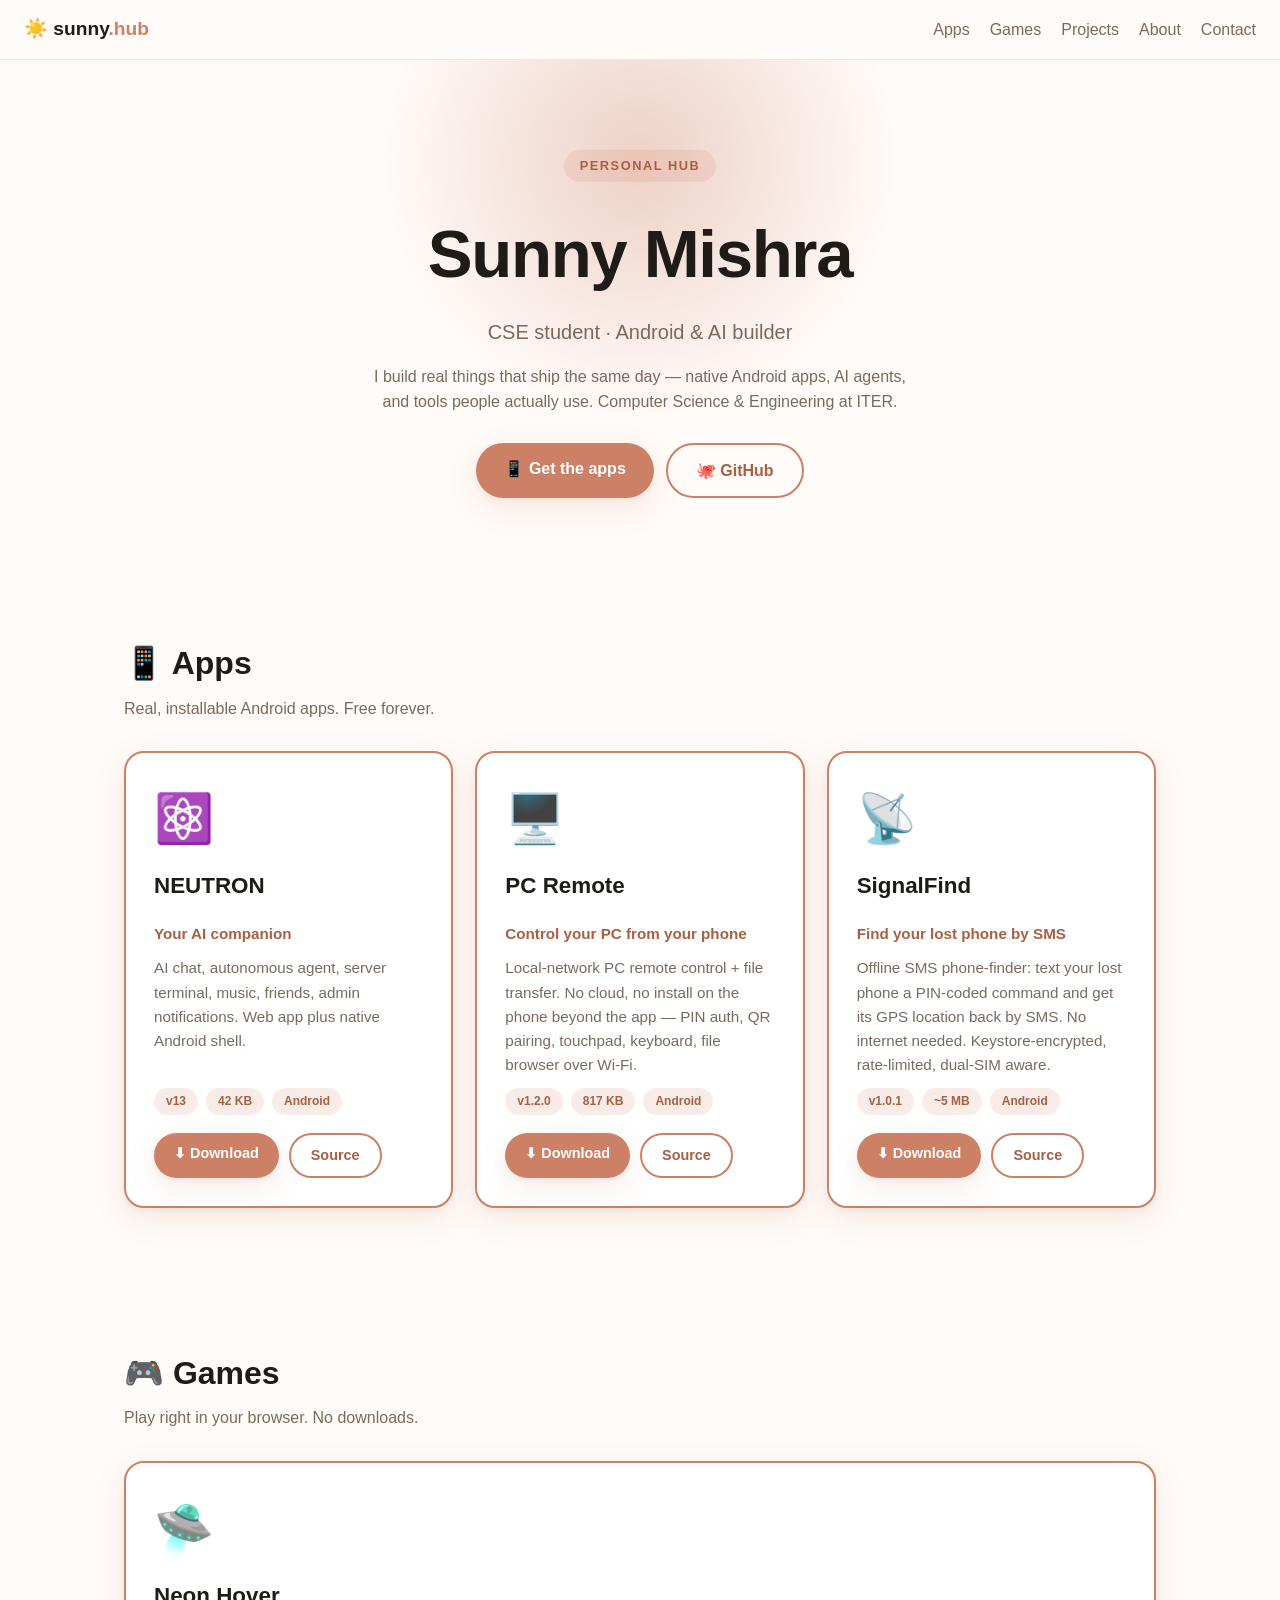
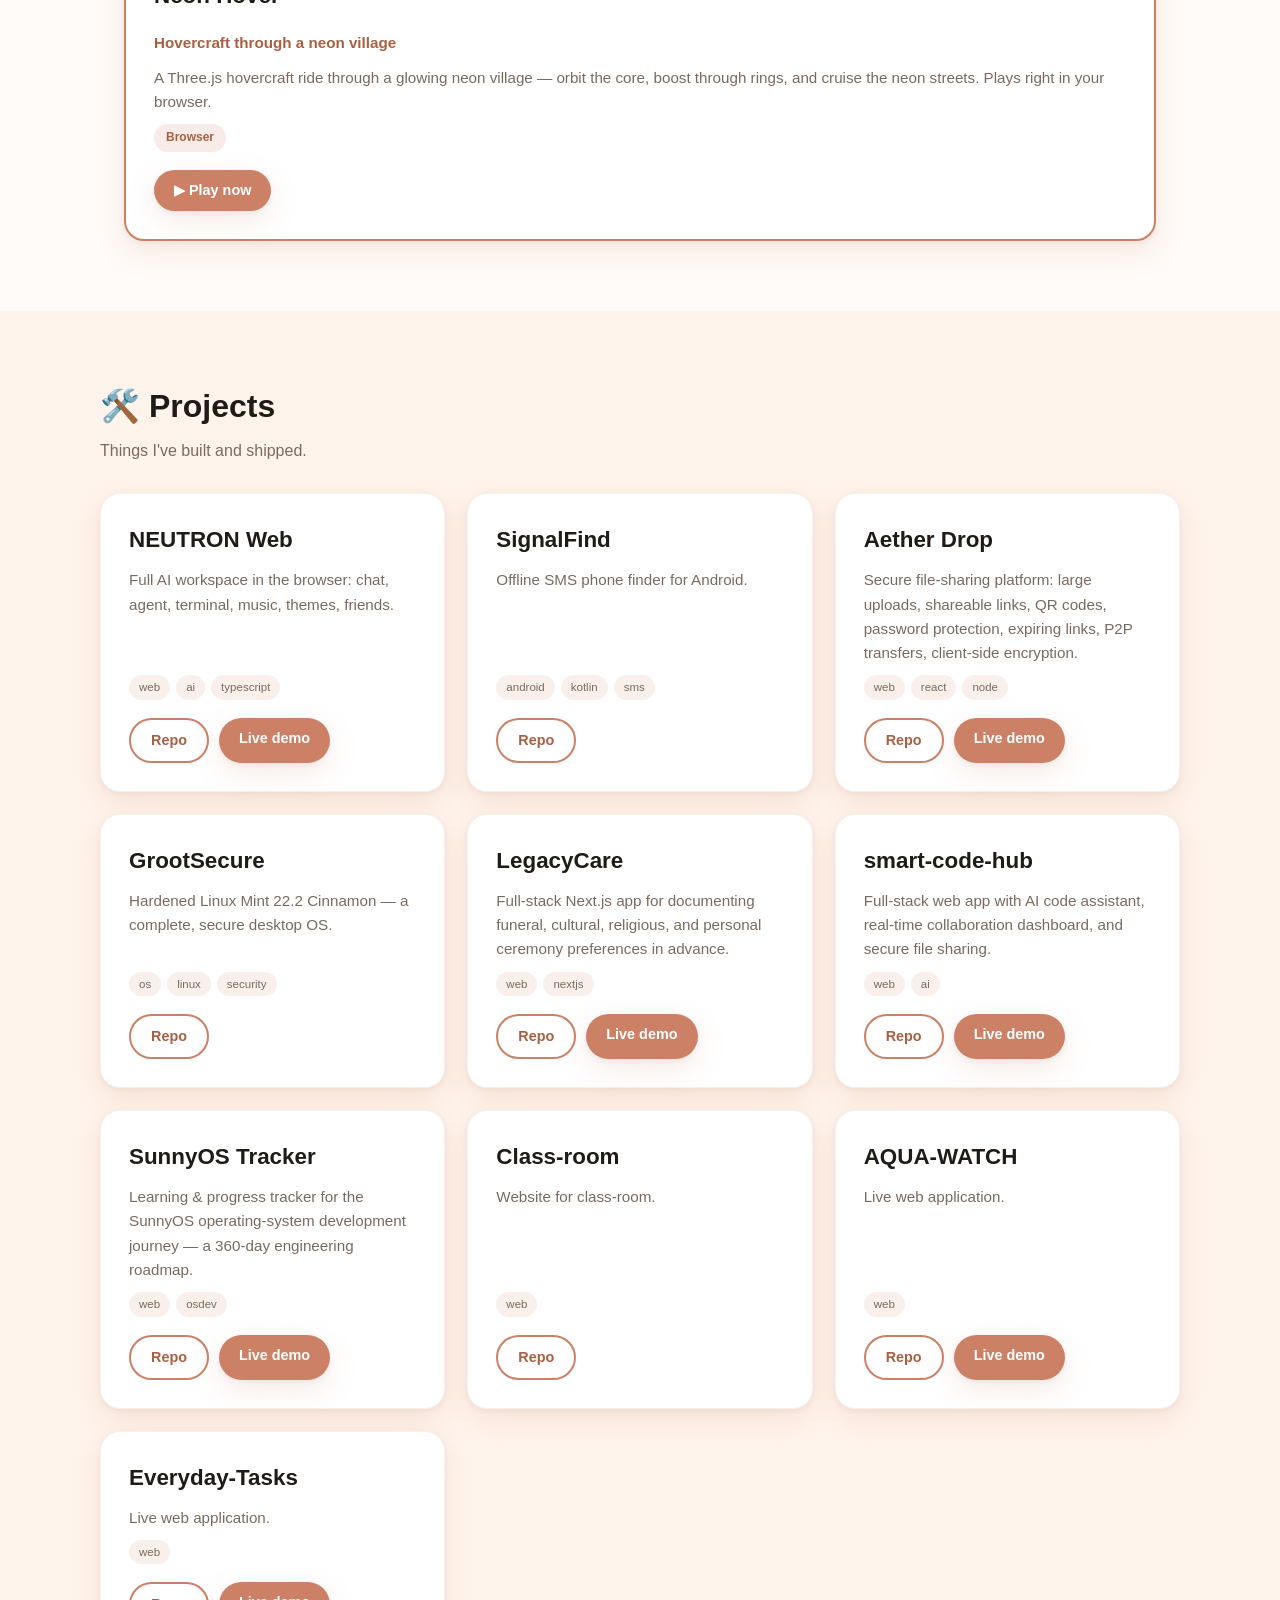
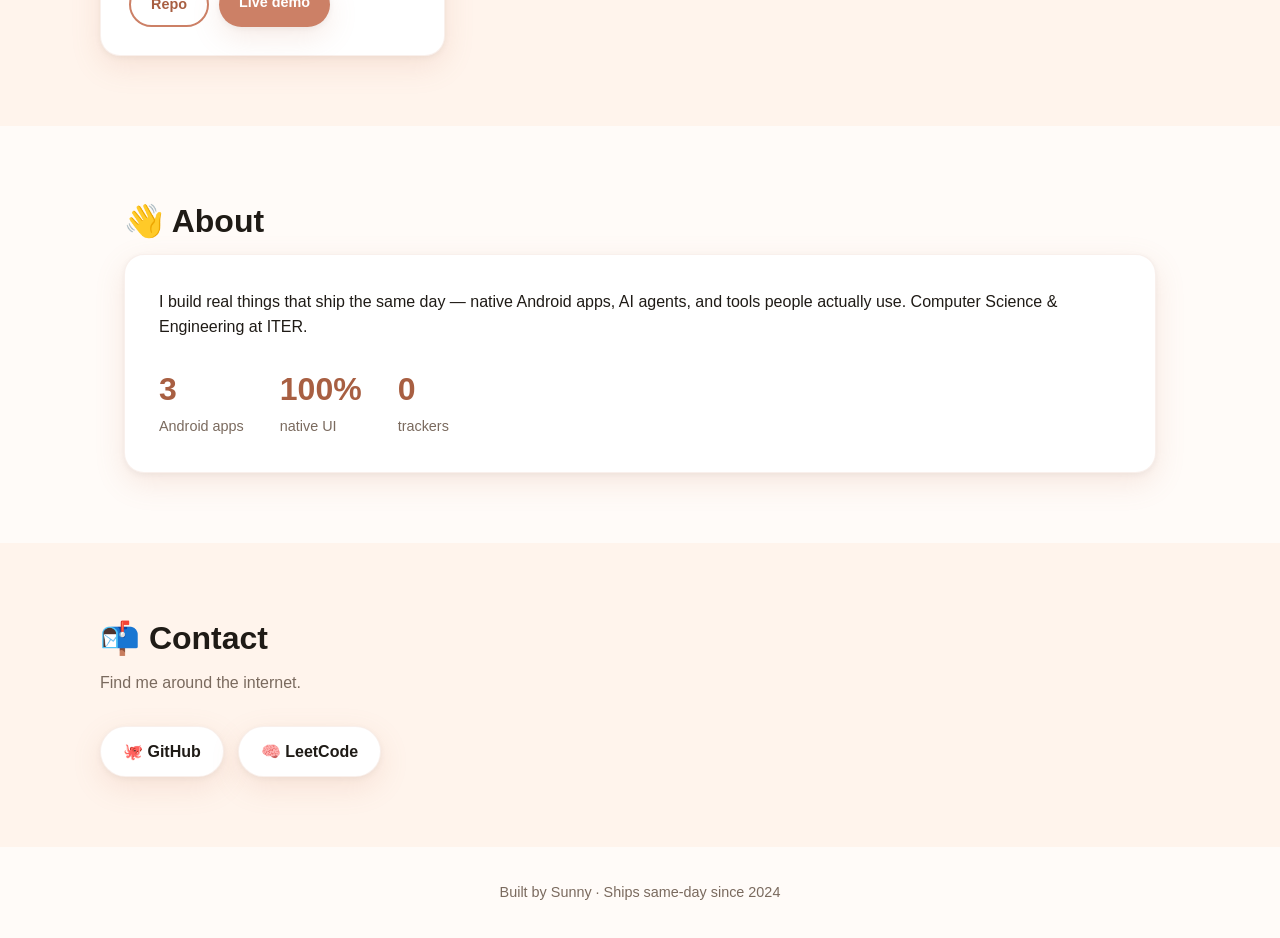
<file: index.html>
<!DOCTYPE html>
<html lang="en">
<head>
<meta charset="UTF-8">
<meta name="viewport" content="width=device-width, initial-scale=1.0">
<title>Sunny Mishra — Apps, Projects & More</title>
<meta name="description" content="Sunny Mishra's personal hub: native Android apps, AI projects, and everything shipped.">
<meta name="theme-color" content="#CC8066">
<meta property="og:title" content="Sunny Mishra — Apps, Projects & More">
<meta property="og:description" content="Sunny Mishra's personal hub: native Android apps, AI projects, and everything shipped.">
<meta property="og:type" content="website">
<meta name="twitter:card" content="summary">
<meta name="twitter:title" content="Sunny Mishra — Apps, Projects & More">
<meta name="twitter:description" content="Sunny Mishra's personal hub: native Android apps, AI projects, and everything shipped.">
<link rel="icon" href="data:image/svg+xml,<svg xmlns='http://www.w3.org/2000/svg' viewBox='0 0 100 100'><text y='.9em' font-size='90'>☀️</text></svg>">
<link rel="stylesheet" href="styles.css">
</head>
<body>

<nav class="nav">
  <a class="brand" href="#top">☀️ sunny<span>.hub</span></a>
  <div class="nav-links">
    <a href="#apps">Apps</a>
    <a href="#games">Games</a>
    <a href="#projects">Projects</a>
    <a href="#about">About</a>
    <a href="#contact">Contact</a>
  </div>
</nav>

<header class="hero" id="top">
  <div class="hero-inner">
    <p class="eyebrow">Personal hub</p>
    <h1 id="hero-name">Sunny Mishra</h1>
    <p class="tagline" id="hero-tagline"></p>
    <p class="bio" id="hero-bio"></p>
    <div class="hero-cta">
      <a href="#apps" class="btn primary">📱 Get the apps</a>
      <a href="https://github.com/sunnymishraatf-lgtm" class="btn ghost" target="_blank" rel="noopener">🐙 GitHub</a>
    </div>
  </div>
  <div class="hero-blob"></div>
</header>

<main>
  <section id="apps" class="section">
    <h2>📱 Apps</h2>
    <p class="section-sub">Real, installable Android apps. Free forever.</p>
    <div class="cards" id="apps-grid"></div>
  </section>

  <section id="games" class="section">
    <h2>🎮 Games</h2>
    <p class="section-sub">Play right in your browser. No downloads.</p>
    <div class="cards" id="games-grid"></div>
  </section>

  <section id="projects" class="section alt">
    <h2>🛠️ Projects</h2>
    <p class="section-sub">Things I've built and shipped.</p>
    <div class="cards small" id="projects-grid"></div>
  </section>

  <section id="about" class="section">
    <h2>👋 About</h2>
    <div class="about-card">
      <p id="about-bio"></p>
      <div class="stats">
        <div class="stat"><strong>3</strong><span>Android apps</span></div>
        <div class="stat"><strong>100%</strong><span>native UI</span></div>
        <div class="stat"><strong>0</strong><span>trackers</span></div>
      </div>
    </div>
  </section>

  <section id="contact" class="section alt">
    <h2>📬 Contact</h2>
    <p class="section-sub">Find me around the internet.</p>
    <div class="links" id="links-row"></div>
  </section>
</main>

<footer>
  <p id="footer-text"></p>
</footer>

<script src="data.js"></script>
<script src="app.js"></script>
</body>
</html>
</file>
<file: styles.css>
:root {
  --clay: #CC8066;
  --clay-dark: #A85F42;
  --bg: #FFFBF8;
  --bg-alt: #FFF4EC;
  --ink: #1F1B16;
  --muted: #7A6A5E;
  --card: #FFFFFF;
  --radius: 20px;
  --shadow: 0 10px 30px rgba(204, 128, 102, .16), 0 2px 6px rgba(0,0,0,.05);
}
@media (prefers-color-scheme: dark) {
  :root {
    --bg: #161210;
    --bg-alt: #1E1713;
    --ink: #F5EDE6;
    --muted: #B8A898;
    --card: #221A15;
    --shadow: 0 10px 30px rgba(0,0,0,.4), 0 2px 6px rgba(0,0,0,.3);
  }
}
* { box-sizing: border-box; margin: 0; padding: 0; }
html { scroll-behavior: smooth; }
body {
  font-family: -apple-system, BlinkMacSystemFont, "Segoe UI", Roboto, sans-serif;
  background: var(--bg); color: var(--ink); line-height: 1.6;
}
a { color: inherit; }

/* nav */
.nav {
  position: sticky; top: 0; z-index: 10;
  display: flex; justify-content: space-between; align-items: center;
  padding: 14px 24px;
  background: color-mix(in srgb, var(--bg) 85%, transparent);
  backdrop-filter: blur(12px);
  border-bottom: 1px solid color-mix(in srgb, var(--clay) 20%, transparent);
}
.brand { font-weight: 800; font-size: 1.2rem; text-decoration: none; }
.brand span { color: var(--clay); }
.nav-links { display: flex; gap: 20px; }
.nav-links a { text-decoration: none; color: var(--muted); font-weight: 500; }
.nav-links a:hover { color: var(--clay-dark); }

/* hero */
.hero { position: relative; overflow: hidden; padding: 90px 24px 70px; text-align: center; }
.hero-inner { position: relative; z-index: 1; max-width: 720px; margin: 0 auto; }
.eyebrow {
  display: inline-block; font-size: .8rem; font-weight: 700; letter-spacing: .12em;
  text-transform: uppercase; color: var(--clay-dark);
  background: color-mix(in srgb, var(--clay) 15%, transparent);
  padding: 6px 16px; border-radius: 999px; margin-bottom: 18px;
}
.hero h1 { font-size: clamp(2.6rem, 6vw, 4.2rem); font-weight: 900; letter-spacing: -0.02em; }
.tagline { font-size: 1.25rem; color: var(--muted); margin-top: 8px; }
.bio { max-width: 560px; margin: 16px auto 0; color: var(--muted); }
.hero-cta { display: flex; gap: 12px; justify-content: center; margin-top: 28px; flex-wrap: wrap; }
.hero-blob {
  position: absolute; width: 520px; height: 520px; border-radius: 50%;
  background: radial-gradient(circle, color-mix(in srgb, var(--clay) 35%, transparent), transparent 70%);
  top: -160px; left: 50%; transform: translateX(-50%); z-index: 0; pointer-events: none;
}

/* buttons */
.btn {
  display: inline-block; padding: 13px 28px; border-radius: 999px;
  font-weight: 700; text-decoration: none; transition: transform .15s;
}
.btn:hover { transform: translateY(-2px); }
.btn.primary { background: var(--clay); color: #fff; box-shadow: var(--shadow); }
.btn.ghost { border: 2px solid var(--clay); color: var(--clay-dark); }
.btn.small { padding: 9px 20px; font-size: .9rem; }

/* sections */
.section { max-width: 1080px; margin: 0 auto; padding: 70px 24px; }
.section.alt { background: var(--bg-alt); max-width: none; }
.section.alt > * { max-width: 1080px; margin-left: auto; margin-right: auto; }
.section h2 { font-size: 2rem; font-weight: 800; margin-bottom: 6px; }
.section-sub { color: var(--muted); margin-bottom: 30px; }

/* cards */
.cards { display: grid; grid-template-columns: repeat(auto-fit, minmax(300px, 1fr)); gap: 22px; }
.cards.small { grid-template-columns: repeat(auto-fit, minmax(260px, 1fr)); }
.card {
  background: var(--card); border-radius: var(--radius); padding: 28px;
  box-shadow: var(--shadow);
  border: 1px solid color-mix(in srgb, var(--clay) 12%, transparent);
  display: flex; flex-direction: column; gap: 10px;
  transition: transform .15s;
}
.card:hover { transform: translateY(-4px); }
.card.featured { border: 2px solid var(--clay); }
.app-icon { font-size: 3rem; }
.card h3 { font-size: 1.4rem; font-weight: 800; }
.card .tagline { color: var(--clay-dark); font-weight: 600; font-size: .95rem; }
.card p.desc { color: var(--muted); font-size: .95rem; flex: 1; }
.meta { display: flex; gap: 8px; flex-wrap: wrap; }
.pill {
  font-size: .75rem; font-weight: 700; padding: 4px 12px; border-radius: 999px;
  background: color-mix(in srgb, var(--clay) 15%, transparent); color: var(--clay-dark);
}
.card-actions { display: flex; gap: 10px; margin-top: 8px; flex-wrap: wrap; }
.tags { display: flex; gap: 6px; flex-wrap: wrap; }
.tag {
  font-size: .72rem; padding: 3px 10px; border-radius: 999px;
  background: color-mix(in srgb, var(--clay) 12%, transparent); color: var(--muted);
}

/* about */
.about-card {
  background: var(--card); border-radius: var(--radius); padding: 34px;
  box-shadow: var(--shadow);
  border: 1px solid color-mix(in srgb, var(--clay) 12%, transparent);
}
.stats { display: flex; gap: 36px; margin-top: 24px; flex-wrap: wrap; }
.stat { display: flex; flex-direction: column; }
.stat strong { font-size: 2rem; color: var(--clay-dark); }
.stat span { color: var(--muted); font-size: .9rem; }

/* links */
.links { display: flex; gap: 14px; flex-wrap: wrap; }
.link-chip {
  display: inline-flex; align-items: center; gap: 8px;
  padding: 12px 22px; border-radius: 999px; background: var(--card);
  box-shadow: var(--shadow); text-decoration: none; font-weight: 600;
  border: 1px solid color-mix(in srgb, var(--clay) 12%, transparent);
}
.link-chip:hover { transform: translateY(-2px); }

footer { text-align: center; padding: 34px 20px; color: var(--muted); font-size: .9rem; }

@media (max-width: 640px) {
  .nav-links { display: none; }
  .hero { padding: 60px 20px 50px; }
  .section { padding: 50px 20px; }
}
</file>
